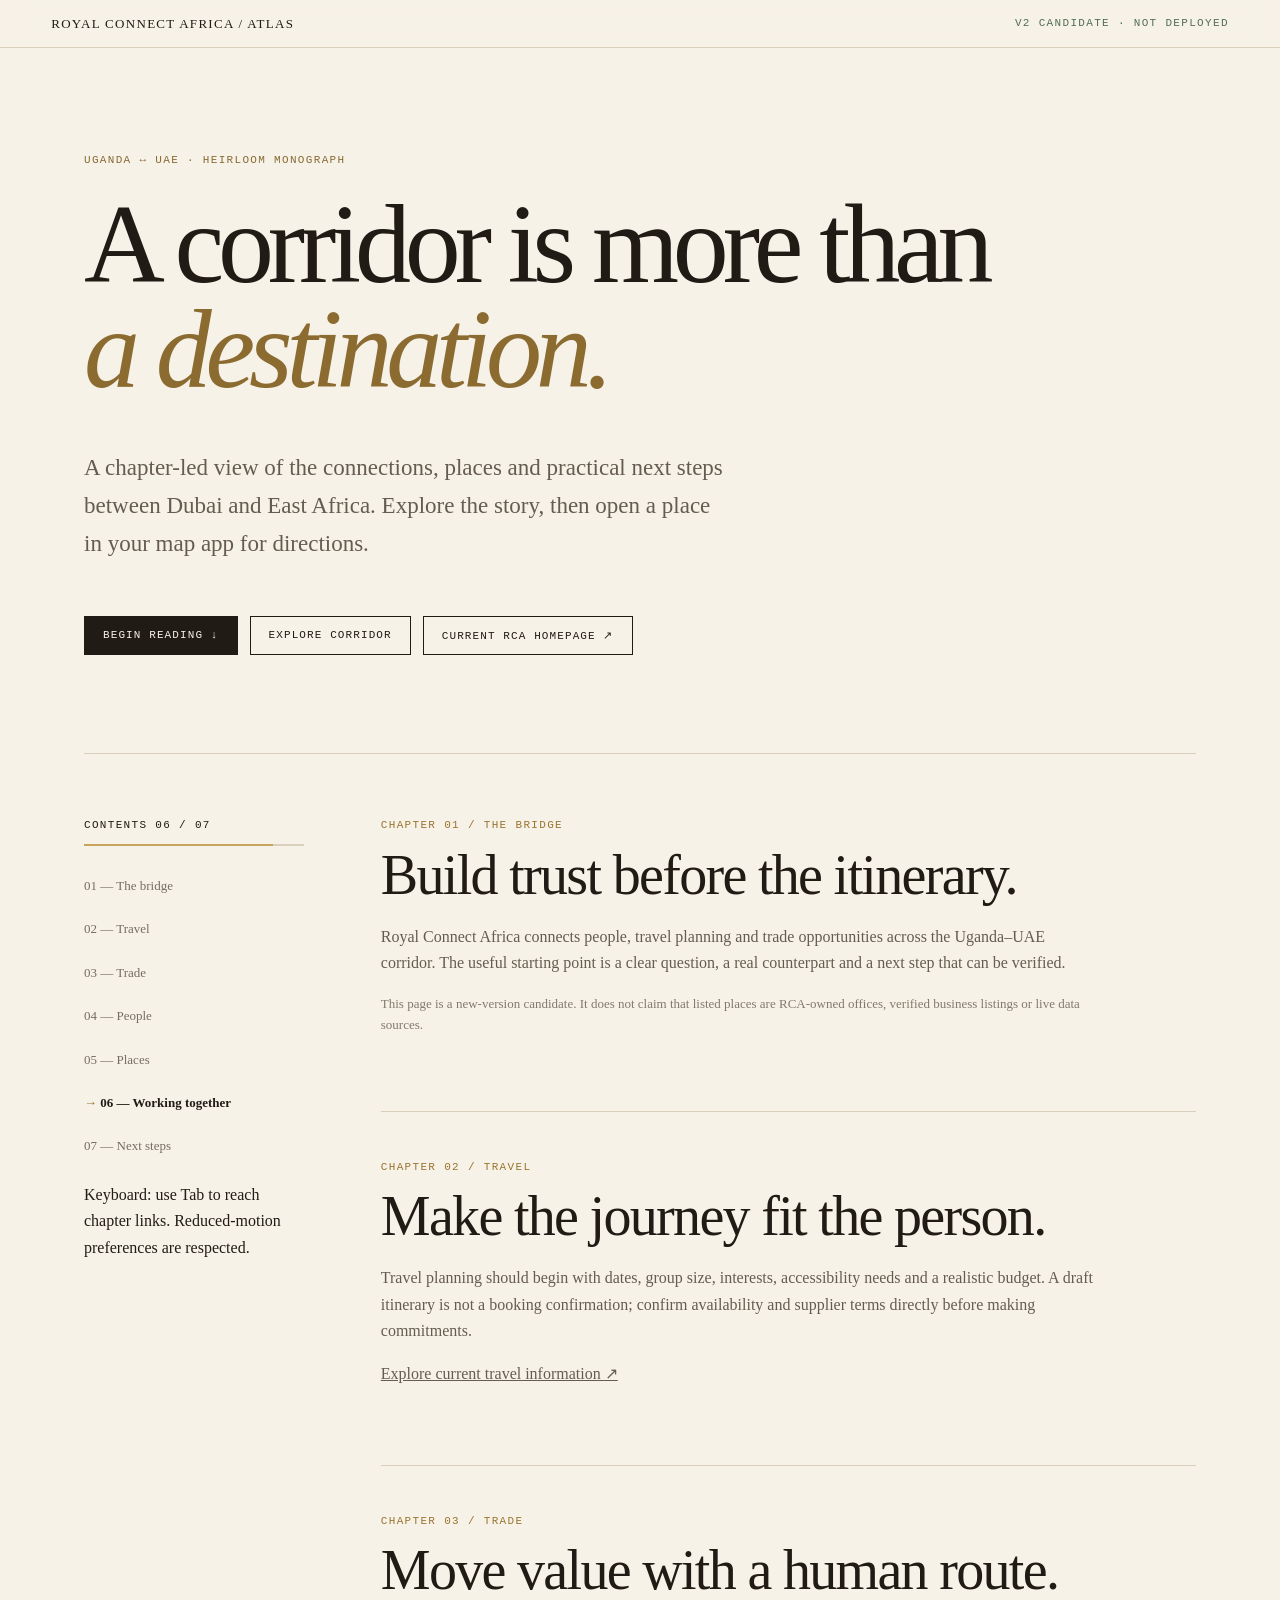
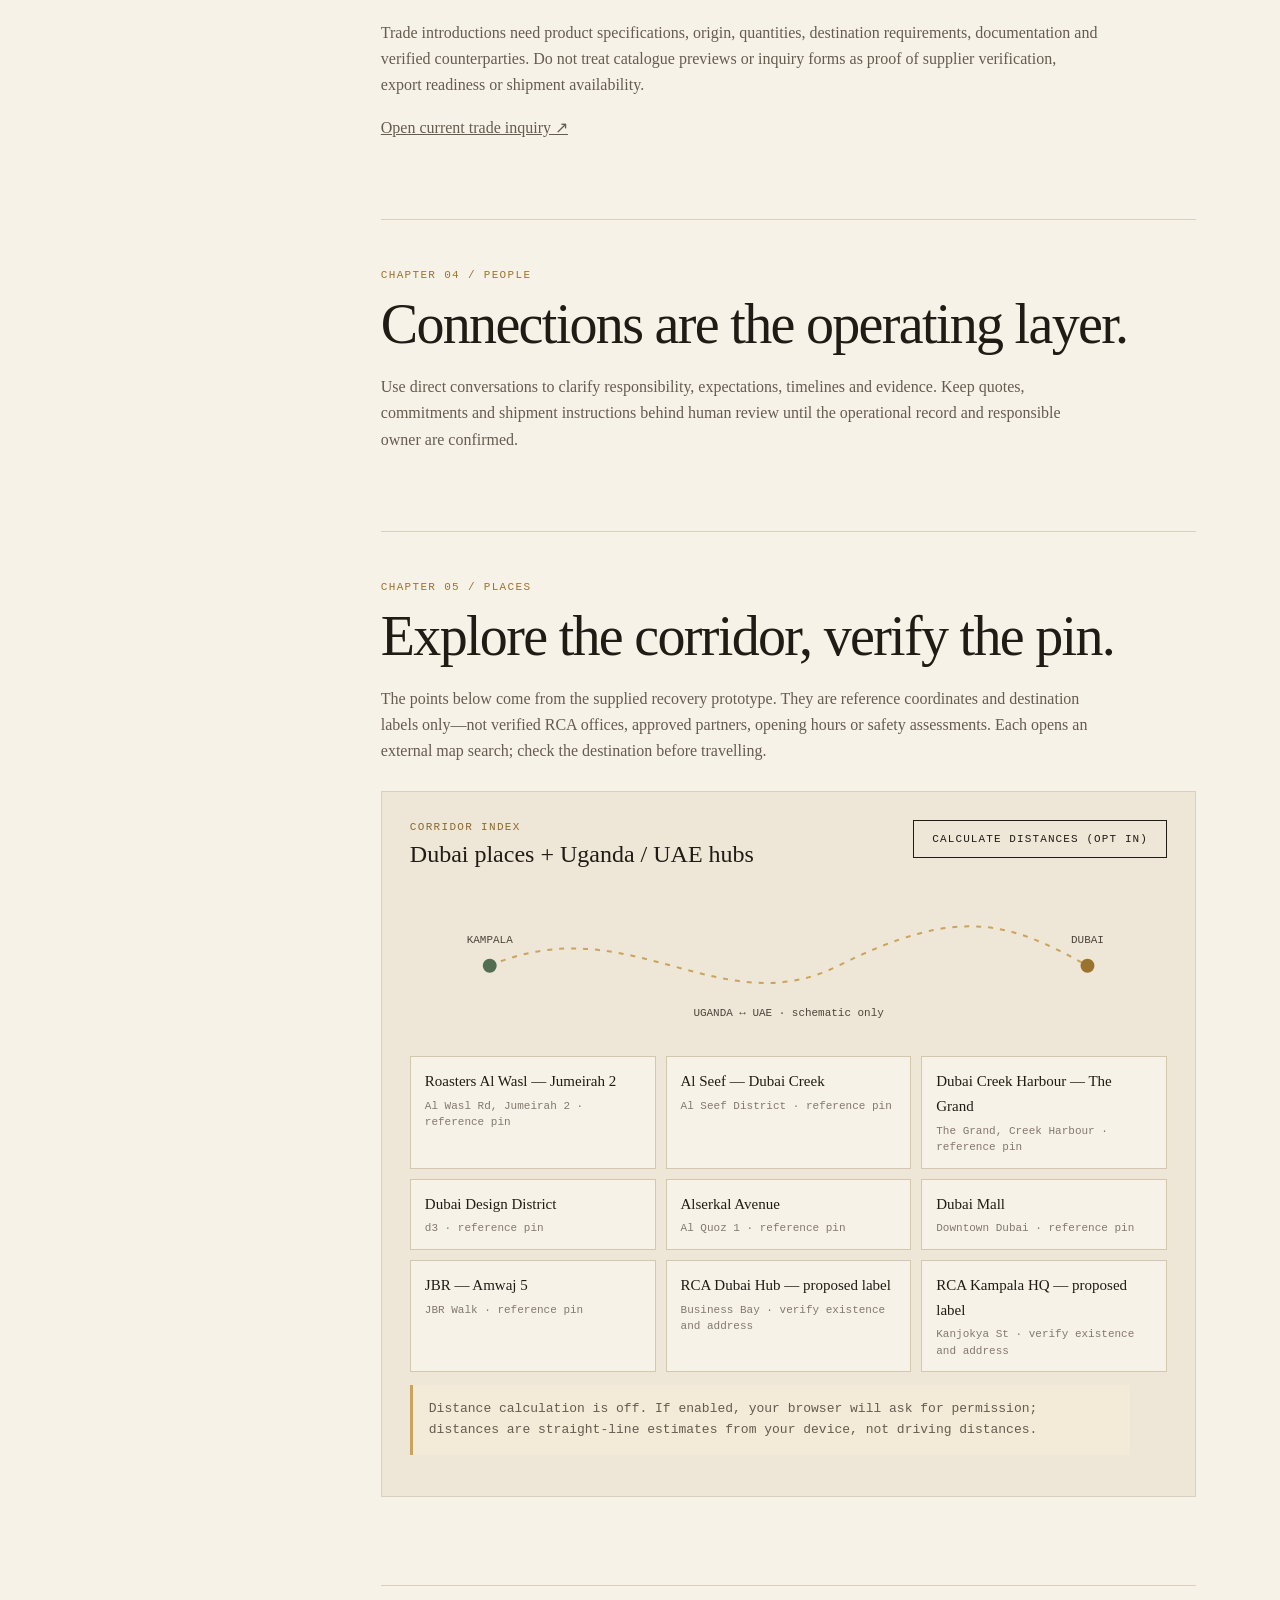
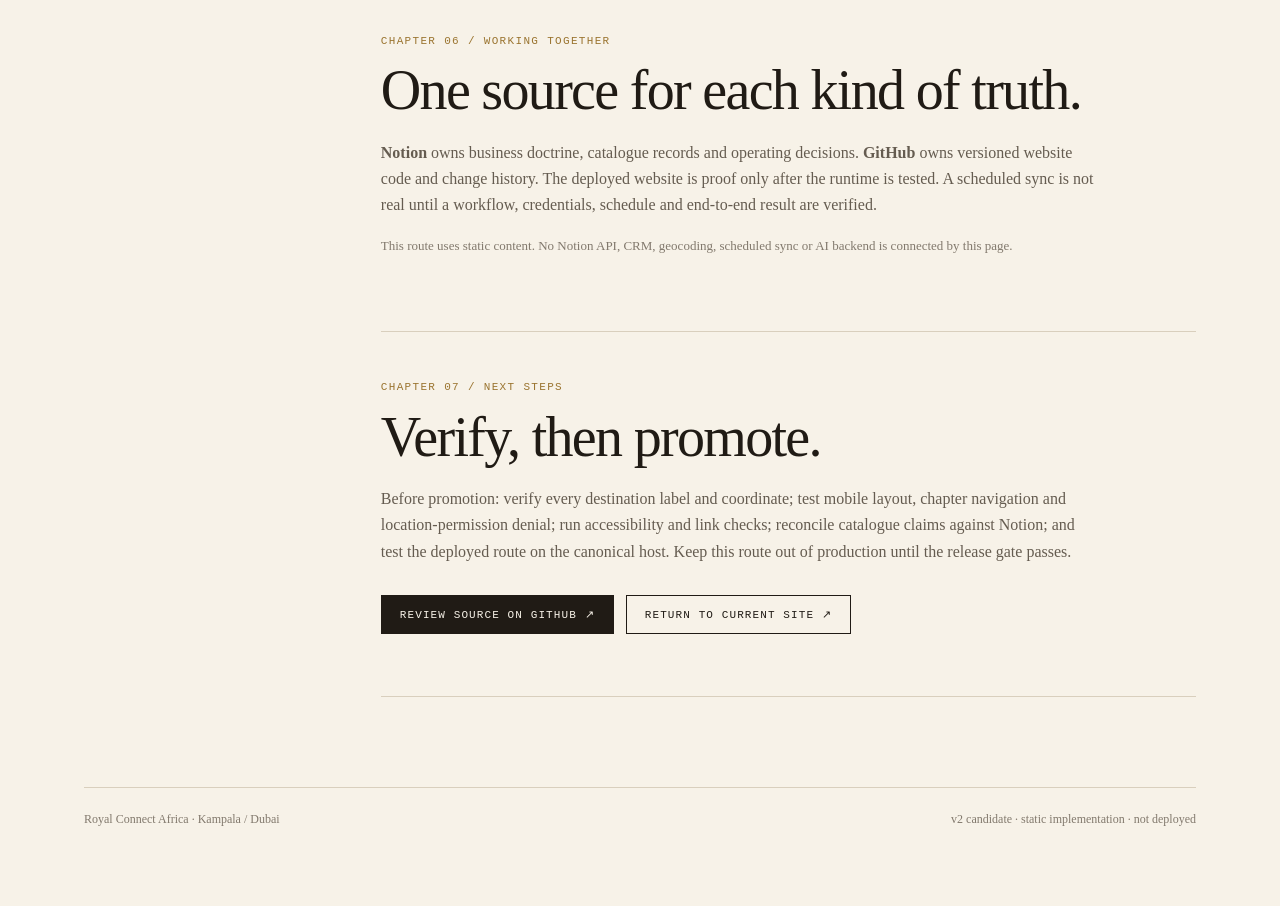
<file: atlas/index.html>
<!doctype html>
<html lang="en">
<head>
<meta charset="utf-8">
<meta name="viewport" content="width=device-width,initial-scale=1">
<meta name="theme-color" content="#17140f">
<meta name="description" content="Royal Connect Africa — a chapter-led guide to the Uganda–UAE corridor.">
<title>RCA Atlas — Canonical Recovery / v2 candidate</title>
<style>
:root{--ink:#201b15;--paper:#f7f2e8;--gold:#c8a45d;--muted:#82796d;--line:#d9cfbd;--green:#536d52}
*{box-sizing:border-box}html{scroll-behavior:smooth;scroll-padding-top:88px}body{margin:0;background:var(--paper);color:var(--ink);font:16px/1.65 Georgia,"Times New Roman",serif}a{color:inherit}button{font:inherit;cursor:pointer}.mono{font:11px/1.4 ui-monospace,SFMono-Regular,monospace;letter-spacing:.12em;text-transform:uppercase}.top{position:sticky;top:0;z-index:5;background:#f7f2e8ee;backdrop-filter:blur(12px);border-bottom:1px solid var(--line);padding:13px clamp(16px,4vw,52px);display:flex;justify-content:space-between;gap:20px;align-items:center}.brand{font-size:13px;letter-spacing:.1em;text-transform:uppercase}.status{color:var(--green)}main{max-width:1240px;margin:auto;padding:clamp(28px,6vw,76px) clamp(18px,5vw,64px)}.hero{min-height:70vh;display:flex;flex-direction:column;justify-content:center;border-bottom:1px solid var(--line);padding-bottom:70px}.kicker{color:#876a32}.hero h1{font-size:clamp(48px,9vw,112px);font-weight:400;letter-spacing:-.055em;line-height:.94;max-width:950px;margin:24px 0}.hero h1 em{font-weight:400;color:#8c6b31}.lead{max-width:640px;font-size:clamp(18px,2vw,23px);color:#655c50}.hero-actions{display:flex;flex-wrap:wrap;gap:12px;margin-top:30px}.btn{border:1px solid var(--ink);background:var(--ink);color:var(--paper);padding:12px 18px;text-decoration:none;font:11px ui-monospace,monospace;letter-spacing:.1em;text-transform:uppercase}.btn.alt{background:transparent;color:var(--ink)}.layout{display:grid;grid-template-columns:220px minmax(0,1fr);gap:clamp(28px,6vw,80px);padding-top:64px}.rail{position:sticky;top:80px;align-self:start}.progress{height:2px;background:var(--line);margin:10px 0 20px}.progress span{display:block;height:100%;width:0;background:var(--gold);transition:width .2s}.chapter-links{display:grid;gap:4px}.chapter-links button{text-align:left;border:0;background:transparent;color:#766d60;padding:9px 0;font-size:13px}.chapter-links button[aria-current=true]{color:var(--ink);font-weight:bold}.chapter-links button[aria-current=true]::before{content:"→ ";color:#9a742f}.chapter{padding:0 0 62px;margin-bottom:48px;border-bottom:1px solid var(--line);scroll-margin-top:90px}.chapter .num{color:#9a742f}.chapter h2{font-size:clamp(32px,5vw,56px);line-height:1.04;font-weight:400;letter-spacing:-.03em;margin:12px 0 20px}.chapter p{max-width:720px;color:#655c50}.chapter .small{font-size:13px;color:var(--muted)}.corridor{border:1px solid var(--line);background:#eee6d7;padding:clamp(16px,3vw,28px);margin:26px 0}.corridor-head{display:flex;justify-content:space-between;gap:20px;align-items:start;flex-wrap:wrap}.corridor h3{font-size:24px;font-weight:400;margin:0}.map-schematic{width:100%;height:auto;display:block;margin:16px 0}.map-schematic text{font-family:ui-monospace,monospace;font-size:11px;fill:#4c453a}.pins{display:grid;grid-template-columns:repeat(auto-fit,minmax(220px,1fr));gap:10px}.pin{display:block;text-decoration:none;border:1px solid #d4c7b0;background:#f7f2e8;padding:12px 14px}.pin:hover,.pin:focus{outline:2px solid var(--gold);outline-offset:2px}.pin strong{display:block;font-size:15px;font-weight:400}.pin small{display:block;color:var(--muted);font:11px/1.5 ui-monospace,monospace;margin-top:4px}.distance{color:var(--green);font-size:12px}.note{padding:14px 16px;border-left:3px solid var(--gold);background:#f3ead8;font:13px/1.6 ui-monospace,monospace;color:#5f5546}.foot{border-top:1px solid var(--line);padding-top:22px;margin-top:42px;color:var(--muted);font-size:12px;display:flex;justify-content:space-between;gap:18px;flex-wrap:wrap}.skip{position:absolute;left:-9999px}.skip:focus{left:12px;top:12px;background:white;padding:8px;z-index:20}@media(max-width:760px){.layout{grid-template-columns:1fr;padding-top:36px}.rail{position:relative;top:auto}.chapter-links{grid-template-columns:repeat(2,minmax(0,1fr));column-gap:14px}.hero{min-height:62vh}.hero h1{font-size:clamp(46px,13vw,76px)}.foot{display:block}.foot span{display:block;margin:8px 0}}@media(prefers-reduced-motion:reduce){html{scroll-behavior:auto}*,*::before,*::after{transition:none!important}}
</style>
</head>
<body>
<a class="skip" href="#content">Skip to content</a>
<header class="top"><div class="brand">Royal Connect Africa <span aria-hidden="true">/</span> Atlas</div><div class="mono status">v2 candidate · not deployed</div></header>
<main id="content">
<section class="hero" aria-labelledby="title">
<div class="mono kicker">Uganda ↔ UAE · Heirloom Monograph</div>
<h1 id="title">A corridor is more than <em>a destination.</em></h1>
<p class="lead">A chapter-led view of the connections, places and practical next steps between Dubai and East Africa. Explore the story, then open a place in your map app for directions.</p>
<div class="hero-actions"><a class="btn" href="#chapter-1">Begin reading ↓</a><a class="btn alt" href="#corridor">Explore corridor</a><a class="btn alt" href="https://rca-site.pages.dev/">Current RCA homepage ↗</a></div>
</section>
<div class="layout">
<aside class="rail" aria-label="Chapter navigation">
<div class="mono">Contents <span id="chapter-count">01 / 07</span></div><div class="progress" aria-hidden="true"><span id="progress-fill"></span></div>
<nav class="chapter-links" id="chapter-links">
<button data-target="chapter-1" aria-current="true">01 — The bridge</button><button data-target="chapter-2">02 — Travel</button><button data-target="chapter-3">03 — Trade</button><button data-target="chapter-4">04 — People</button><button data-target="chapter-5">05 — Places</button><button data-target="chapter-6">06 — Working together</button><button data-target="chapter-7">07 — Next steps</button>
</nav>
<p class="small">Keyboard: use Tab to reach chapter links. Reduced-motion preferences are respected.</p>
</aside>
<div>
<section class="chapter" id="chapter-1"><div class="mono num">Chapter 01 / The bridge</div><h2>Build trust before the itinerary.</h2><p>Royal Connect Africa connects people, travel planning and trade opportunities across the Uganda–UAE corridor. The useful starting point is a clear question, a real counterpart and a next step that can be verified.</p><p class="small">This page is a new-version candidate. It does not claim that listed places are RCA-owned offices, verified business listings or live data sources.</p></section>
<section class="chapter" id="chapter-2"><div class="mono num">Chapter 02 / Travel</div><h2>Make the journey fit the person.</h2><p>Travel planning should begin with dates, group size, interests, accessibility needs and a realistic budget. A draft itinerary is not a booking confirmation; confirm availability and supplier terms directly before making commitments.</p><p><a href="https://rca-site.pages.dev/#journeys">Explore current travel information ↗</a></p></section>
<section class="chapter" id="chapter-3"><div class="mono num">Chapter 03 / Trade</div><h2>Move value with a human route.</h2><p>Trade introductions need product specifications, origin, quantities, destination requirements, documentation and verified counterparties. Do not treat catalogue previews or inquiry forms as proof of supplier verification, export readiness or shipment availability.</p><p><a href="https://rca-site.pages.dev/#trade">Open current trade inquiry ↗</a></p></section>
<section class="chapter" id="chapter-4"><div class="mono num">Chapter 04 / People</div><h2>Connections are the operating layer.</h2><p>Use direct conversations to clarify responsibility, expectations, timelines and evidence. Keep quotes, commitments and shipment instructions behind human review until the operational record and responsible owner are confirmed.</p></section>
<section class="chapter" id="chapter-5"><div class="mono num">Chapter 05 / Places</div><h2>Explore the corridor, verify the pin.</h2><p>The points below come from the supplied recovery prototype. They are reference coordinates and destination labels only—not verified RCA offices, approved partners, opening hours or safety assessments. Each opens an external map search; check the destination before travelling.</p>
<div class="corridor" id="corridor"><div class="corridor-head"><div><div class="mono kicker">Corridor index</div><h3>Dubai places + Uganda / UAE hubs</h3></div><button class="btn alt" id="enable-location" type="button">Calculate distances (opt in)</button></div>
<svg class="map-schematic" viewBox="0 0 760 150" role="img" aria-label="Schematic, not to scale: Kampala and Dubai are separate points connected by the Uganda–UAE corridor."><path d="M80 75 C220 15, 310 135, 430 75 S600 30, 680 75" fill="none" stroke="#c8a45d" stroke-width="2" stroke-dasharray="5 7"/><circle cx="80" cy="75" r="7" fill="#536d52"/><circle cx="680" cy="75" r="7" fill="#9a742f"/><text x="80" y="52" text-anchor="middle">KAMPALA</text><text x="680" y="52" text-anchor="middle">DUBAI</text><text x="380" y="125" text-anchor="middle">UGANDA ↔ UAE · schematic only</text></svg>
<div class="pins" id="pin-list">
<a class="pin" data-lat="25.19645" data-lon="55.24597" href="https://www.google.com/maps/search/?api=1&query=25.19645%2C55.24597" target="_blank" rel="noopener noreferrer"><strong>Roasters Al Wasl — Jumeirah 2</strong><small>Al Wasl Rd, Jumeirah 2 · reference pin</small><span class="distance"></span></a>
<a class="pin" data-lat="25.25342" data-lon="55.31056" href="https://www.google.com/maps/search/?api=1&query=25.25342%2C55.31056" target="_blank" rel="noopener noreferrer"><strong>Al Seef — Dubai Creek</strong><small>Al Seef District · reference pin</small><span class="distance"></span></a>
<a class="pin" data-lat="25.20542" data-lon="55.34401" href="https://www.google.com/maps/search/?api=1&query=25.20542%2C55.34401" target="_blank" rel="noopener noreferrer"><strong>Dubai Creek Harbour — The Grand</strong><small>The Grand, Creek Harbour · reference pin</small><span class="distance"></span></a>
<a class="pin" data-lat="25.19016" data-lon="55.29894" href="https://www.google.com/maps/search/?api=1&query=25.19016%2C55.29894" target="_blank" rel="noopener noreferrer"><strong>Dubai Design District</strong><small>d3 · reference pin</small><span class="distance"></span></a>
<a class="pin" data-lat="25.14094" data-lon="55.22638" href="https://www.google.com/maps/search/?api=1&query=25.14094%2C55.22638" target="_blank" rel="noopener noreferrer"><strong>Alserkal Avenue</strong><small>Al Quoz 1 · reference pin</small><span class="distance"></span></a>
<a class="pin" data-lat="25.19743" data-lon="55.27947" href="https://www.google.com/maps/search/?api=1&query=25.19743%2C55.27947" target="_blank" rel="noopener noreferrer"><strong>Dubai Mall</strong><small>Downtown Dubai · reference pin</small><span class="distance"></span></a>
<a class="pin" data-lat="25.0775" data-lon="55.13415" href="https://www.google.com/maps/search/?api=1&query=25.0775%2C55.13415" target="_blank" rel="noopener noreferrer"><strong>JBR — Amwaj 5</strong><small>JBR Walk · reference pin</small><span class="distance"></span></a>
<a class="pin" data-lat="25.18815" data-lon="55.26248" href="https://www.google.com/maps/search/?api=1&query=25.18815%2C55.26248" target="_blank" rel="noopener noreferrer"><strong>RCA Dubai Hub — proposed label</strong><small>Business Bay · verify existence and address</small><span class="distance"></span></a>
<a class="pin" data-lat="0.34199" data-lon="32.59142" href="https://www.google.com/maps/search/?api=1&query=0.34199%2C32.59142" target="_blank" rel="noopener noreferrer"><strong>RCA Kampala HQ — proposed label</strong><small>Kanjokya St · verify existence and address</small><span class="distance"></span></a>
</div>
<p class="note" id="location-note" role="status">Distance calculation is off. If enabled, your browser will ask for permission; distances are straight-line estimates from your device, not driving distances.</p>
</div></section>
<section class="chapter" id="chapter-6"><div class="mono num">Chapter 06 / Working together</div><h2>One source for each kind of truth.</h2><p><strong>Notion</strong> owns business doctrine, catalogue records and operating decisions. <strong>GitHub</strong> owns versioned website code and change history. The deployed website is proof only after the runtime is tested. A scheduled sync is not real until a workflow, credentials, schedule and end-to-end result are verified.</p><p class="small">This route uses static content. No Notion API, CRM, geocoding, scheduled sync or AI backend is connected by this page.</p></section>
<section class="chapter" id="chapter-7"><div class="mono num">Chapter 07 / Next steps</div><h2>Verify, then promote.</h2><p>Before promotion: verify every destination label and coordinate; test mobile layout, chapter navigation and location-permission denial; run accessibility and link checks; reconcile catalogue claims against Notion; and test the deployed route on the canonical host. Keep this route out of production until the release gate passes.</p><div class="hero-actions"><a class="btn" href="https://github.com/kayzjoel-hue/rca-sites/tree/rca-v2-booking-trade/atlas">Review source on GitHub ↗</a><a class="btn alt" href="https://rca-site.pages.dev/">Return to current site ↗</a></div></section>
</div>
</div>
<footer class="foot"><span>Royal Connect Africa · Kampala / Dubai</span><span>v2 candidate · static implementation · not deployed</span></footer>
</main>
<script>
(function(){
 const ids=Array.from(document.querySelectorAll('.chapter')).map(e=>e.id);
 const buttons=Array.from(document.querySelectorAll('[data-target]'));
 const count=document.getElementById('chapter-count');
 const fill=document.getElementById('progress-fill');
 function activate(id){const n=Math.max(0,ids.indexOf(id));buttons.forEach(b=>{if(b.dataset.target===id)b.setAttribute('aria-current','true');else b.removeAttribute('aria-current')});count.textContent=String(n+1).padStart(2,'0')+' / '+String(ids.length).padStart(2,'0');fill.style.width=((n+1)/ids.length*100)+'%'}
 buttons.forEach(b=>b.addEventListener('click',()=>{const el=document.getElementById(b.dataset.target);if(el){el.scrollIntoView({behavior:matchMedia('(prefers-reduced-motion: reduce)').matches?'auto':'smooth'});activate(el.id)}}));
 if('IntersectionObserver' in window){const obs=new IntersectionObserver(entries=>{const visible=entries.filter(e=>e.isIntersecting).sort((a,b)=>b.intersectionRatio-a.intersectionRatio)[0];if(visible)activate(visible.target.id)},{rootMargin:'-15% 0px -60% 0px',threshold:[0,.25,.5]});ids.forEach(id=>obs.observe(document.getElementById(id)))} 
 const button=document.getElementById('enable-location'),note=document.getElementById('location-note');
 function distance(a,b,c,d){const r=Math.PI/180,dl=(c-a)*r,dn=(d-b)*r,x=Math.sin(dl/2)**2+Math.cos(a*r)*Math.cos(c*r)*Math.sin(dn/2)**2;return 6371*2*Math.atan2(Math.sqrt(x),Math.sqrt(1-x))}
 button.addEventListener('click',()=>{if(!navigator.geolocation){note.textContent='Geolocation is unavailable in this browser. Open a pin in your map app instead.';return}button.disabled=true;button.textContent='Waiting for permission…';navigator.geolocation.getCurrentPosition(pos=>{document.querySelectorAll('.pin').forEach(pin=>{const km=distance(pos.coords.latitude,pos.coords.longitude,Number(pin.dataset.lat),Number(pin.dataset.lon));pin.querySelector('.distance').textContent='Approx. '+km.toFixed(1)+' km straight-line distance';});note.textContent='Distances calculated from your device location after permission. They are approximate straight-line distances, not driving or walking routes.';button.textContent='Distances enabled';},err=>{note.textContent=err.code===1?'Permission denied. No location was read; you can still open any map pin.':'Location unavailable. No distance was calculated; you can still open any map pin.';button.disabled=false;button.textContent='Try distances again';},{enableHighAccuracy:false,timeout:10000,maximumAge:300000})});
 activate(ids[0]);
})();
</script>
</body>
</html>
</file>
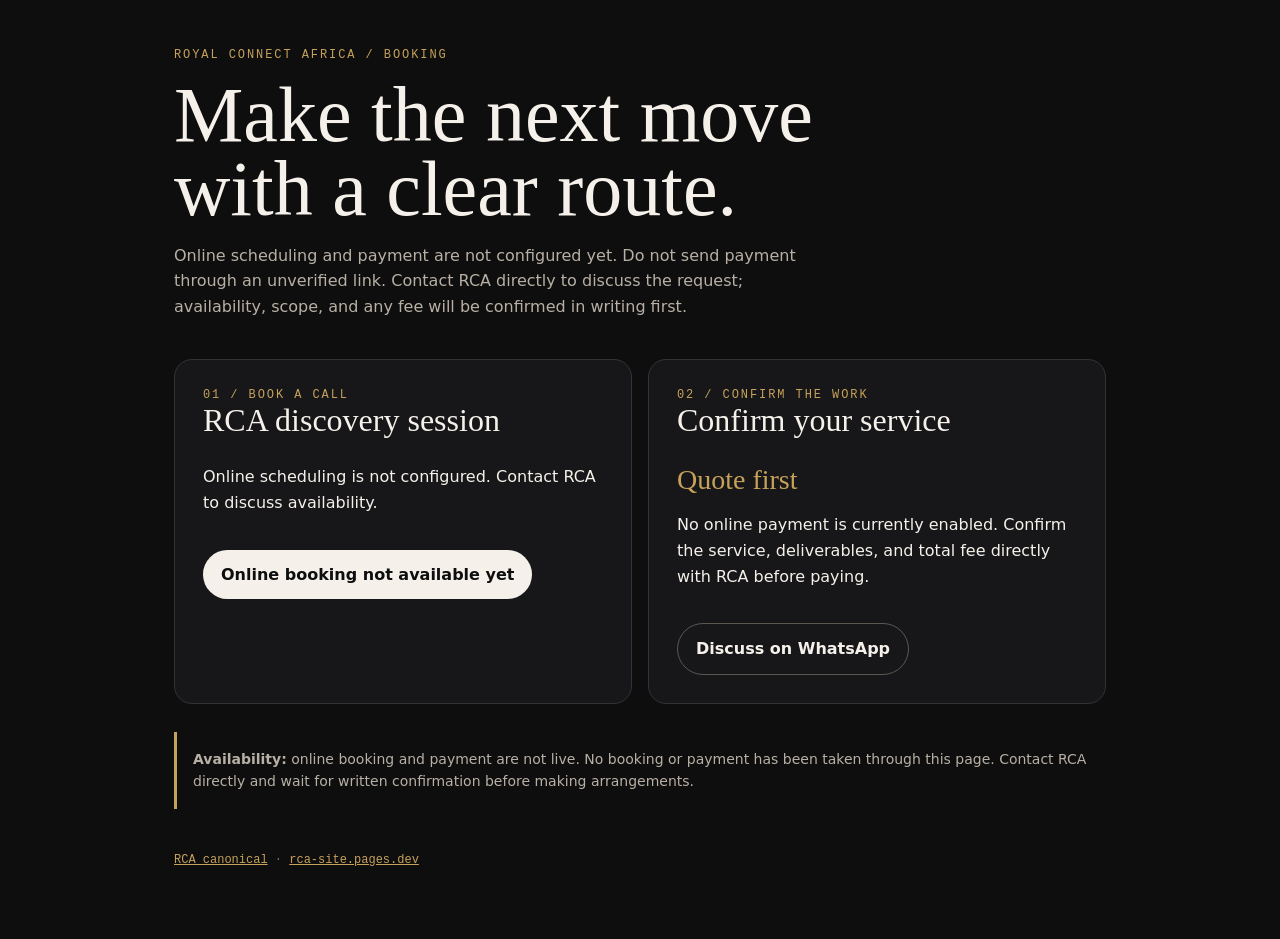
<file: booking/index.html>
<!doctype html>
<html lang="en">
<head>
  <meta charset="utf-8">
  <meta name="viewport" content="width=device-width, initial-scale=1">
  <title>Book RCA | Royal Connect Africa</title>
  <style>
    :root { color-scheme: dark; --ink:#f5f1ea; --muted:#b8b0a4; --gold:#c6a15a; --panel:#171719; --line:#343236; }
    * { box-sizing:border-box; }
    body { margin:0; background:#0e0e0f; color:var(--ink); font:16px/1.6 Inter, system-ui, sans-serif; }
    main { max-width:980px; margin:auto; padding:48px 24px 72px; }
    a { color:var(--gold); }
    .eyebrow { color:var(--gold); font:12px/1.2 ui-monospace, monospace; letter-spacing:.16em; text-transform:uppercase; }
    h1 { max-width:720px; margin:16px 0; font:clamp(42px,8vw,78px)/.95 Georgia, serif; font-weight:400; }
    h2 { margin-top:0; font:32px/1.1 Georgia, serif; font-weight:400; }
    .intro { max-width:650px; color:var(--muted); }
    .grid { display:grid; grid-template-columns:repeat(auto-fit,minmax(280px,1fr)); gap:16px; margin-top:40px; }
    .card { padding:28px; border:1px solid var(--line); border-radius:18px; background:var(--panel); }
    .price { color:var(--gold); font:28px Georgia, serif; }
    .button { display:inline-block; margin-top:18px; padding:12px 18px; border-radius:999px; background:var(--ink); color:#0e0e0f; font-weight:600; text-decoration:none; }
    .button.alt { background:transparent; border:1px solid #5b5650; color:var(--ink); }
    .note { margin-top:28px; padding:16px; border-left:3px solid var(--gold); color:var(--muted); font-size:14px; }
    footer { margin-top:44px; color:#77716a; font:12px ui-monospace, monospace; }
  </style>
</head>
<body>
  <main>
    <div class="eyebrow">Royal Connect Africa / Booking</div>
    <h1>Make the next move with a clear route.</h1>
    <p class="intro">Online scheduling and payment are not configured yet. Do not send payment through an unverified link. Contact RCA directly to discuss the request; availability, scope, and any fee will be confirmed in writing first.</p>
    <section class="grid" aria-label="Booking options">
      <article class="card">
        <div class="eyebrow">01 / Book a call</div>
        <h2>RCA discovery session</h2>
        <p>Online scheduling is not configured. Contact RCA to discuss availability.</p>
        <!-- Replace the href with the live RCA Calendly event URL. -->
        <span class="button" aria-disabled="true">Online booking not available yet</span>
      </article>
      <article class="card">
        <div class="eyebrow">02 / Confirm the work</div>
        <h2>Confirm your service</h2>
        <div class="price">Quote first</div>
        <p>No online payment is currently enabled. Confirm the service, deliverables, and total fee directly with RCA before paying.</p>
        <a class="button alt" href="https://wa.me/971544392894?text=I%20would%20like%20to%20discuss%20an%20RCA%20service" target="_blank" rel="noopener">Discuss on WhatsApp</a>
      </article>
    </section>
    <p class="note"><strong>Availability:</strong> online booking and payment are not live. No booking or payment has been taken through this page. Contact RCA directly and wait for written confirmation before making arrangements.</p>
    <footer><a href="/">RCA canonical</a> · <a href="https://rca-site.pages.dev" target="_blank" rel="noopener">rca-site.pages.dev</a></footer>
  </main>
</body>
</html>
</file>
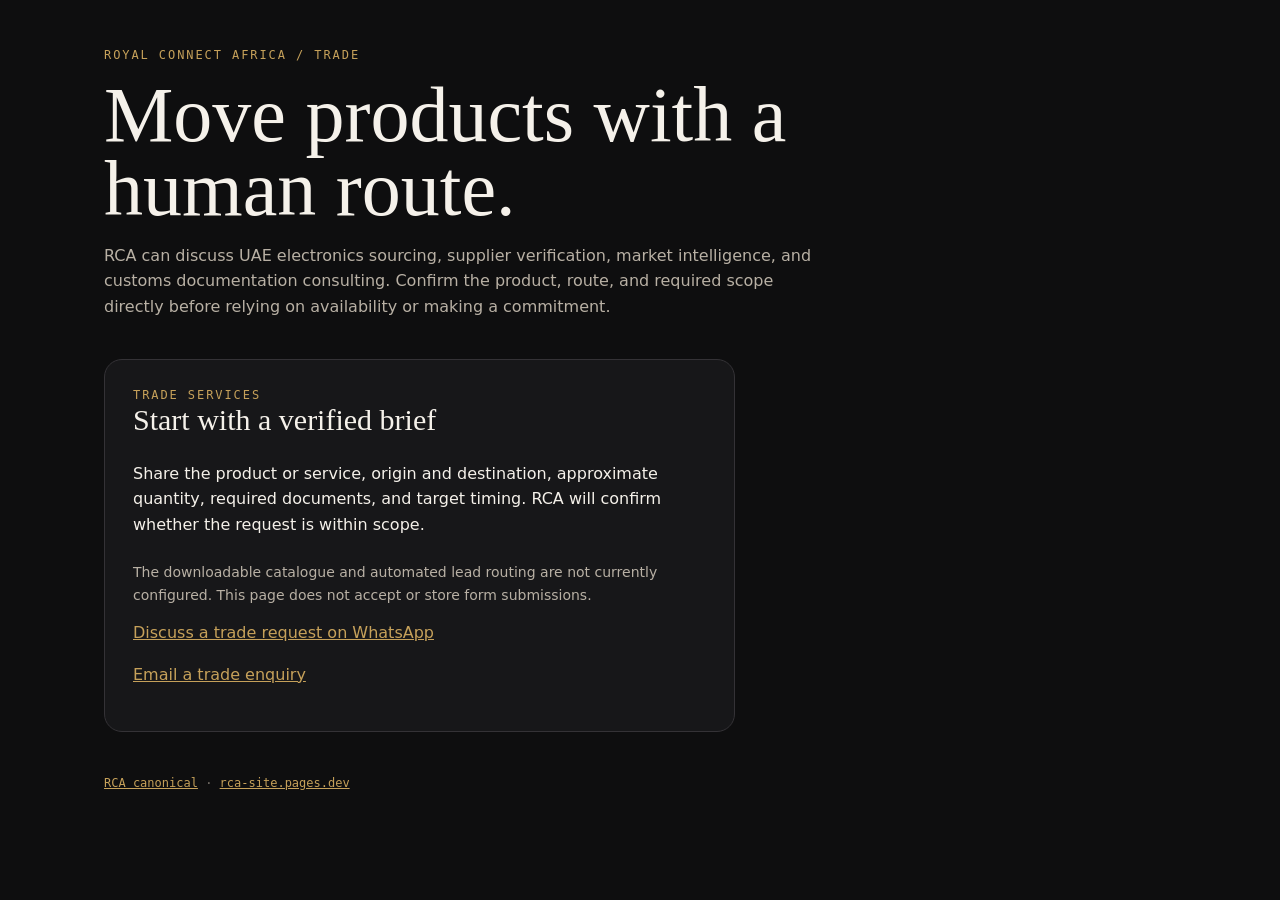
<file: trade/index.html>
<!doctype html>
<html lang="en">
<head>
  <meta charset="utf-8">
  <meta name="viewport" content="width=device-width, initial-scale=1">
  <title>Trade with RCA | Royal Connect Africa</title>
  <style>
    :root { color-scheme:dark; --ink:#f5f1ea; --muted:#b8b0a4; --gold:#c6a15a; --panel:#171719; --line:#343236; }
    * { box-sizing:border-box; }
    body { margin:0; background:#0e0e0f; color:var(--ink); font:16px/1.6 Inter,system-ui,sans-serif; }
    main { max-width:1120px; margin:auto; padding:48px 24px 72px; }
    a { color:var(--gold); }
    .eyebrow { color:var(--gold); font:12px/1.2 ui-monospace,monospace; letter-spacing:.16em; text-transform:uppercase; }
    h1 { max-width:760px; margin:16px 0; font:clamp(42px,8vw,78px)/.95 Georgia,serif; font-weight:400; }
    h2 { margin-top:0; font:30px/1.1 Georgia,serif; font-weight:400; }
    .intro { max-width:720px; color:var(--muted); }
    .layout { display:grid; grid-template-columns:minmax(0,1.2fr) minmax(280px,.8fr); gap:20px; margin-top:40px; }
    .card { padding:28px; border:1px solid var(--line); border-radius:18px; background:var(--panel); }
    iframe { width:100%; min-height:620px; border:1px solid var(--line); border-radius:12px; background:#fff; }
    label { display:block; margin-top:16px; color:var(--muted); font-size:14px; }
    input, textarea { width:100%; margin-top:6px; padding:11px 12px; border:1px solid #4b4741; border-radius:8px; background:#0e0e0f; color:var(--ink); font:inherit; }
    textarea { min-height:120px; resize:vertical; }
    button { margin-top:18px; padding:12px 18px; border:0; border-radius:999px; background:var(--ink); color:#0e0e0f; font-weight:600; cursor:pointer; }
    .note { margin-top:24px; color:var(--muted); font-size:14px; }
    footer { margin-top:44px; color:#77716a; font:12px ui-monospace,monospace; }
    @media (max-width:760px) { .layout { grid-template-columns:1fr; } iframe { min-height:480px; } }
  </style>
</head>
<body>
  <main>
    <div class="eyebrow">Royal Connect Africa / Trade</div>
    <h1>Move products with a human route.</h1>
    <p class="intro">RCA can discuss UAE electronics sourcing, supplier verification, market intelligence, and customs documentation consulting. Confirm the product, route, and required scope directly before relying on availability or making a commitment.</p>
    <div class="layout">
      <section class="card">
        <div class="eyebrow">Trade services</div>
        <h2>Start with a verified brief</h2>
        <p>Share the product or service, origin and destination, approximate quantity, required documents, and target timing. RCA will confirm whether the request is within scope.</p>
        <p class="note">The downloadable catalogue and automated lead routing are not currently configured. This page does not accept or store form submissions.</p>
        <a href="https://wa.me/971544392894?text=I%20would%20like%20to%20discuss%20RCA%20trade%20services" target="_blank" rel="noopener">Discuss a trade request on WhatsApp</a>
        <p><a href="mailto:kayzjoel@gmail.com?subject=RCA%20Trade%20Enquiry">Email a trade enquiry</a></p>
      </section>
    </div>
    <footer><a href="/">RCA canonical</a> · <a href="https://rca-site.pages.dev" target="_blank" rel="noopener">rca-site.pages.dev</a></footer>
  </main>
</body>
</html>
</file>
